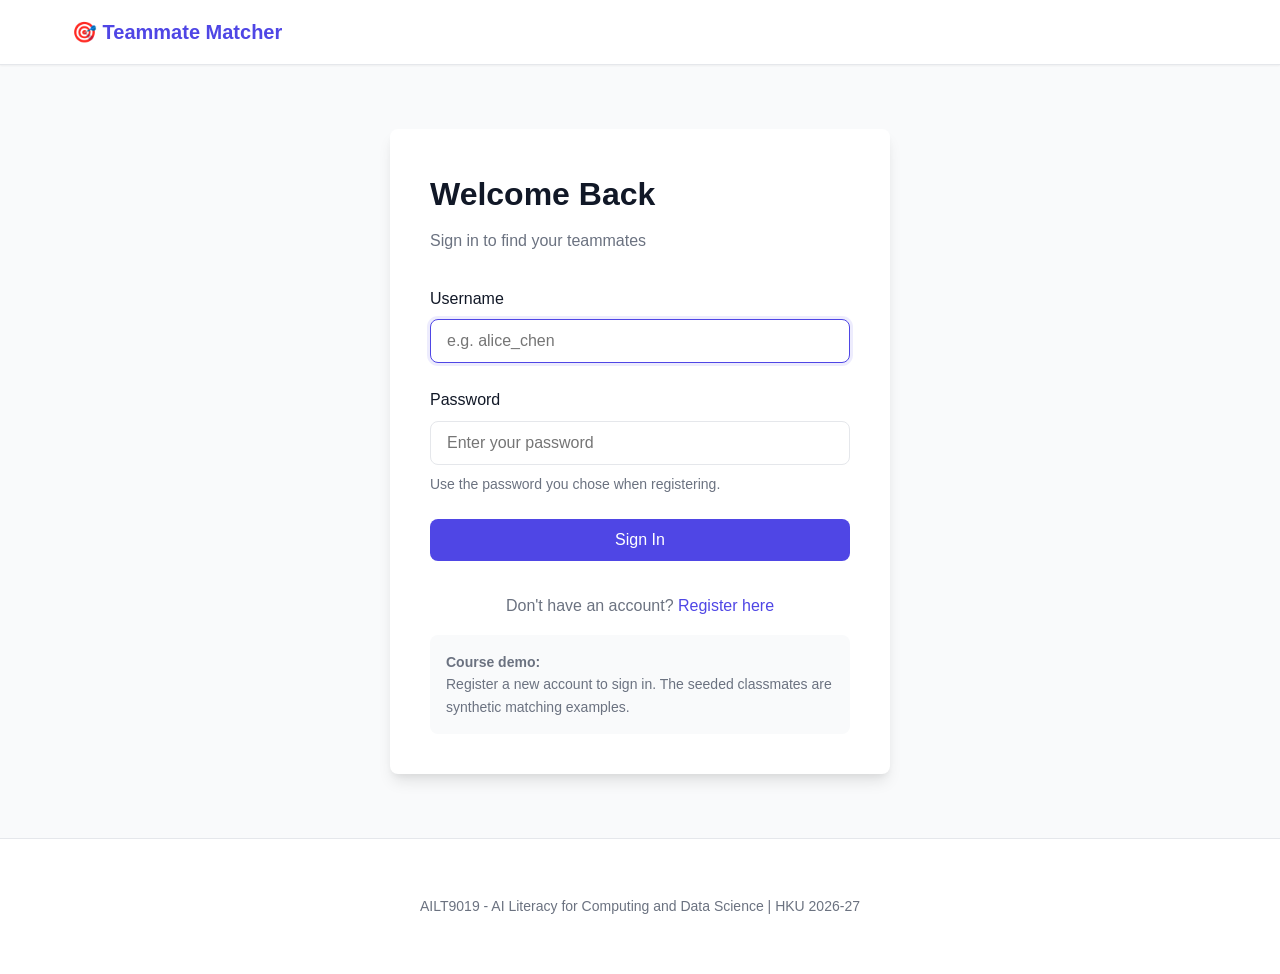
<file: ui/index.html>
<!DOCTYPE html>
<html lang="en">
<head>
    <meta charset="UTF-8">
    <meta name="viewport" content="width=device-width, initial-scale=1.0">
    <title>Login - Teammate Matcher</title>
    <link rel="stylesheet" href="css/style.css?v=7">
</head>
<body>
    <nav class="navbar">
        <div class="nav-container">
            <a href="index.html" class="nav-brand">🎯 Teammate Matcher</a>
        </div>
    </nav>

    <main class="container">
        <div id="alert-container"></div>

        <div class="auth-container">
            <div class="auth-card">
                <h1>Welcome Back</h1>
                <p class="auth-subtitle">Sign in to find your teammates</p>

                <form id="login-form" class="auth-form">
                    <div class="form-group">
                        <label for="username">Username</label>
                        <input type="text" id="username" name="username" required
                               placeholder="e.g. alice_chen" autofocus>
                    </div>

                    <div class="form-group">
                        <label for="password">Password</label>
                        <input type="password" id="password" name="password" required
                               placeholder="Enter your password">
                        <small class="form-hint">Use the password you chose when registering.</small>
                    </div>

                    <button type="submit" id="login-submit" class="btn btn-primary btn-block">
                        <span class="btn-spinner" aria-hidden="true"></span>
                        <span class="btn-label">Sign In</span>
                    </button>
                </form>

                <div id="login-loading" class="loading-overlay" role="status" aria-live="polite" hidden>
                    <div class="loading-content">
                        <div class="loading-spinner" aria-hidden="true"></div>
                        <p id="login-loading-text" class="loading-title">Signing you in...</p>
                        <p class="loading-hint">Please wait, this can take a few seconds.</p>
                    </div>
                </div>

                <div class="auth-footer">
                    <p>Don't have an account? <a href="register.html?v=6">Register here</a></p>
                    <div class="demo-accounts">
                        <strong>Course demo:</strong><br>
                        Register a new account to sign in. The seeded classmates are synthetic matching examples.
                    </div>
                </div>
            </div>
        </div>
    </main>

    <footer class="footer">
        <div class="container">
            <p>AILT9019 - AI Literacy for Computing and Data Science | HKU 2026-27</p>
        </div>
    </footer>

    <script src="js/app.js?v=7"></script>
</body>
</html>
</file>
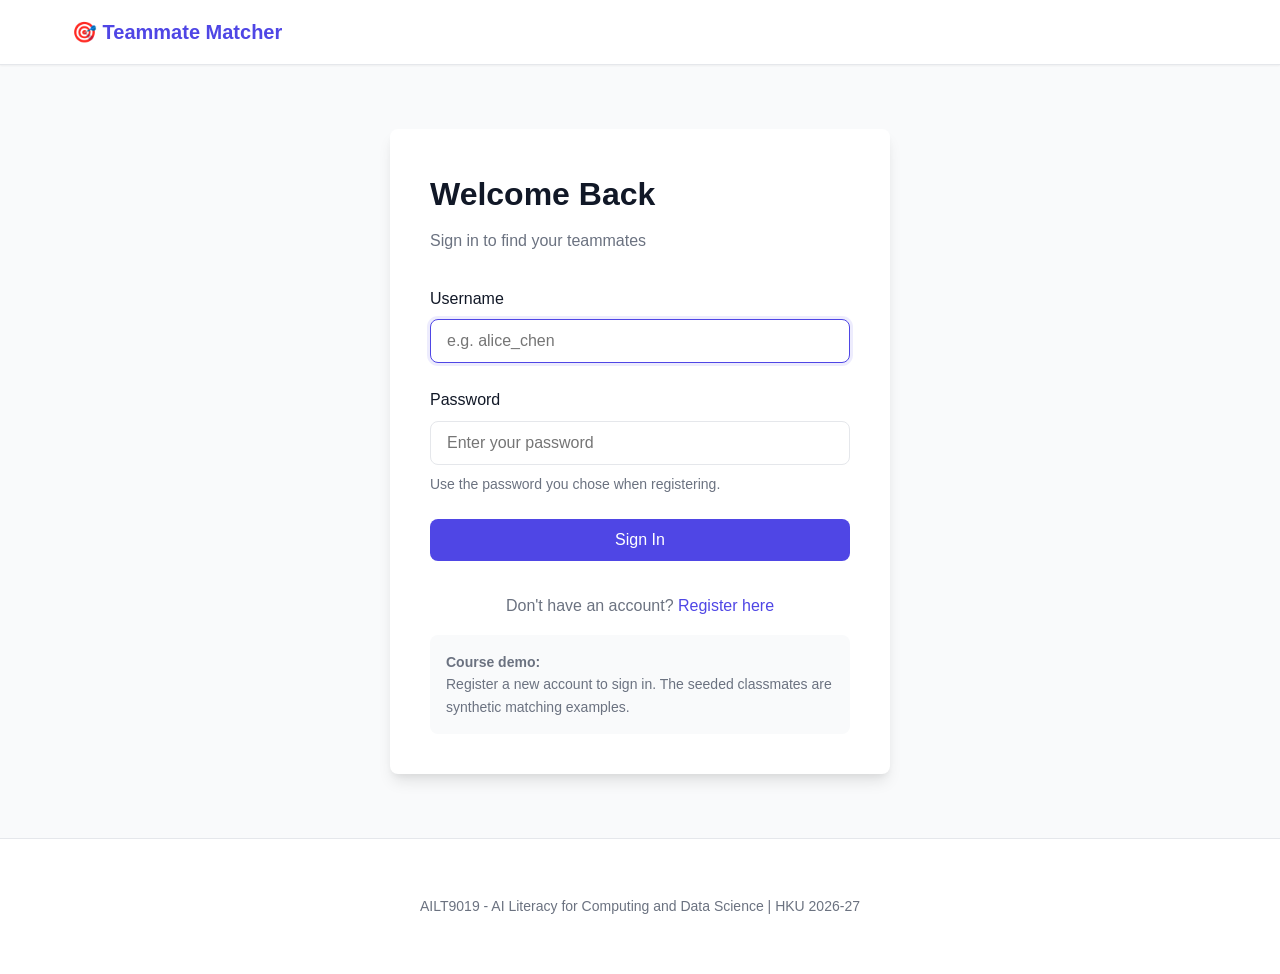
<file: ui/dashboard.html>
<!DOCTYPE html>
<html lang="en">
<head>
    <meta charset="UTF-8">
    <meta name="viewport" content="width=device-width, initial-scale=1.0">
    <title>Dashboard - Teammate Matcher</title>
    <link rel="stylesheet" href="css/style.css?v=7">
</head>
<body>
    <nav class="navbar">
        <div class="nav-container">
            <a href="dashboard.html" class="nav-brand">🎯 Teammate Matcher</a>
            <div class="nav-links" id="nav-links">
                <a href="edit-profile.html?v=4">Edit Profile</a>
                <a href="#" onclick="logout()">Logout</a>
            </div>
        </div>
    </nav>

    <main class="container">
        <div id="alert-container"></div>

        <div class="dashboard">
            <div class="dashboard-header">
                <h1>Hello, <span id="user-display-name">User</span>! 👋</h1>
                <p class="dashboard-subtitle">Build a balanced team for your next project</p>
            </div>

            <div class="dashboard-grid">
                <!-- Profile Card -->
                <div class="card profile-card">
                    <div class="card-header">
                        <h2>👤 Your Profile</h2>
                        <a href="edit-profile.html?v=4" class="btn btn-sm btn-secondary">Edit</a>
                    </div>
                    <div class="card-body">
                        <div class="profile-info">
                            <div class="info-row">
                                <span class="info-label">Username:</span>
                                <span class="info-value" id="profile-username">-</span>
                            </div>
                            <div class="info-row">
                                <span class="info-label">City:</span>
                                <span class="info-value">
                                    <span class="badge badge-city" id="profile-city">-</span>
                                </span>
                            </div>
                            <div class="info-row">
                                <span class="info-label">Role:</span>
                                <span class="info-value">
                                    <span class="badge badge-role" id="profile-role">-</span>
                                </span>
                            </div>
                            <div class="info-row">
                                <span class="info-label">Languages:</span>
                                <span class="info-value" id="profile-languages">-</span>
                            </div>
                            <div class="info-row">
                                <span class="info-label">Programme:</span>
                                <span class="info-value" id="profile-programme">-</span>
                            </div>
                            <div class="info-row">
                                <span class="info-label">Can fill:</span>
                                <span class="info-value" id="profile-roles">-</span>
                            </div>
                            <div class="info-row">
                                <span class="info-label">Skills:</span>
                                <span class="info-value" id="profile-skills">-</span>
                            </div>
                            <div class="info-row">
                                <span class="info-label">Contact:</span>
                                <span class="info-value" id="profile-contact">-</span>
                            </div>
                            <div class="info-row">
                                <span class="info-label">Status:</span>
                                <span class="info-value">
                                    <span class="badge badge-warning" id="profile-status">Looking for teammates</span>
                                </span>
                            </div>
                        </div>
                    </div>
                </div>

                <!-- Match Card -->
                <div class="card match-card">
                    <div class="card-header">
                        <h2>🎯 Find Teammates</h2>
                    </div>
                    <div class="card-body">
                        <p class="match-description">
                            The matcher finds classmates who fill the gaps in your team, then ranks the strongest top 5 by:
                        </p>
                        <ul class="match-features">
                            <li>✓ Same cohort city (HK or SH)</li>
                            <li>✓ Roles your team is missing (Frontend, Backend, Database, Agentic Development)</li>
                            <li>✓ Skills that fit you (programming, GitHub, debugging, web, AI agents)</li>
                            <li>✓ Shared languages and programme diversity</li>
                            <li>✓ Availability (not already in a team)</li>
                        </ul>
                        <div class="model-toggle">
                            <div class="model-toggle-copy">
                                <label for="use-model" class="model-toggle-title">
                                    Use AI model
                                    <span class="model-toggle-state" id="use-model-state">On</span>
                                </label>
                                <p class="model-toggle-hint" id="use-model-hint">
                                    Off uses the deterministic scorer with the same signals and no API call.
                                </p>
                            </div>
                            <label class="switch">
                                <input type="checkbox" id="use-model" checked aria-describedby="use-model-hint">
                                <span class="switch-slider" aria-hidden="true"></span>
                            </label>
                        </div>
                        <button id="match-btn" class="btn btn-primary btn-block btn-lg">
                            🔍 Run Matching Algorithm
                        </button>
                    </div>
                </div>
            </div>

            <!-- How Matching Works -->
            <div class="card how-it-works">
                <div class="card-header">
                    <h2>📋 How Matching Works</h2>
                </div>
                <div class="card-body">
                    <div class="steps">
                        <div class="step">
                            <div class="step-number">1</div>
                            <div class="step-content">
                                <h3>Hard Filter</h3>
                                <p>We remove anyone who cannot join your team: a different cohort city, classmates already in a team, and yourself.</p>
                            </div>
                        </div>
                        <div class="step">
                            <div class="step-number">2</div>
                            <div class="step-content">
                                <h3>Signal Analysis</h3>
                                <p>Each remaining classmate is scored on role gaps, complementary skills, open-role flexibility, shared languages, and programme mix.</p>
                            </div>
                        </div>
                        <div class="step">
                            <div class="step-number">3</div>
                            <div class="step-content">
                                <h3>Team Assembly</h3>
                                <p>The AI model weighs those signals to assemble a balanced top 5. With the switch off, or no API key, a deterministic scorer applies the same rubric.</p>
                            </div>
                        </div>
                    </div>
                </div>
            </div>
        </div>
    </main>

    <footer class="footer">
        <div class="container">
            <p>AILT9019 - AI Literacy for Computing and Data Science | HKU 2026-27</p>
        </div>
    </footer>

    <script src="js/app.js?v=7"></script>
</body>
</html>
</file>
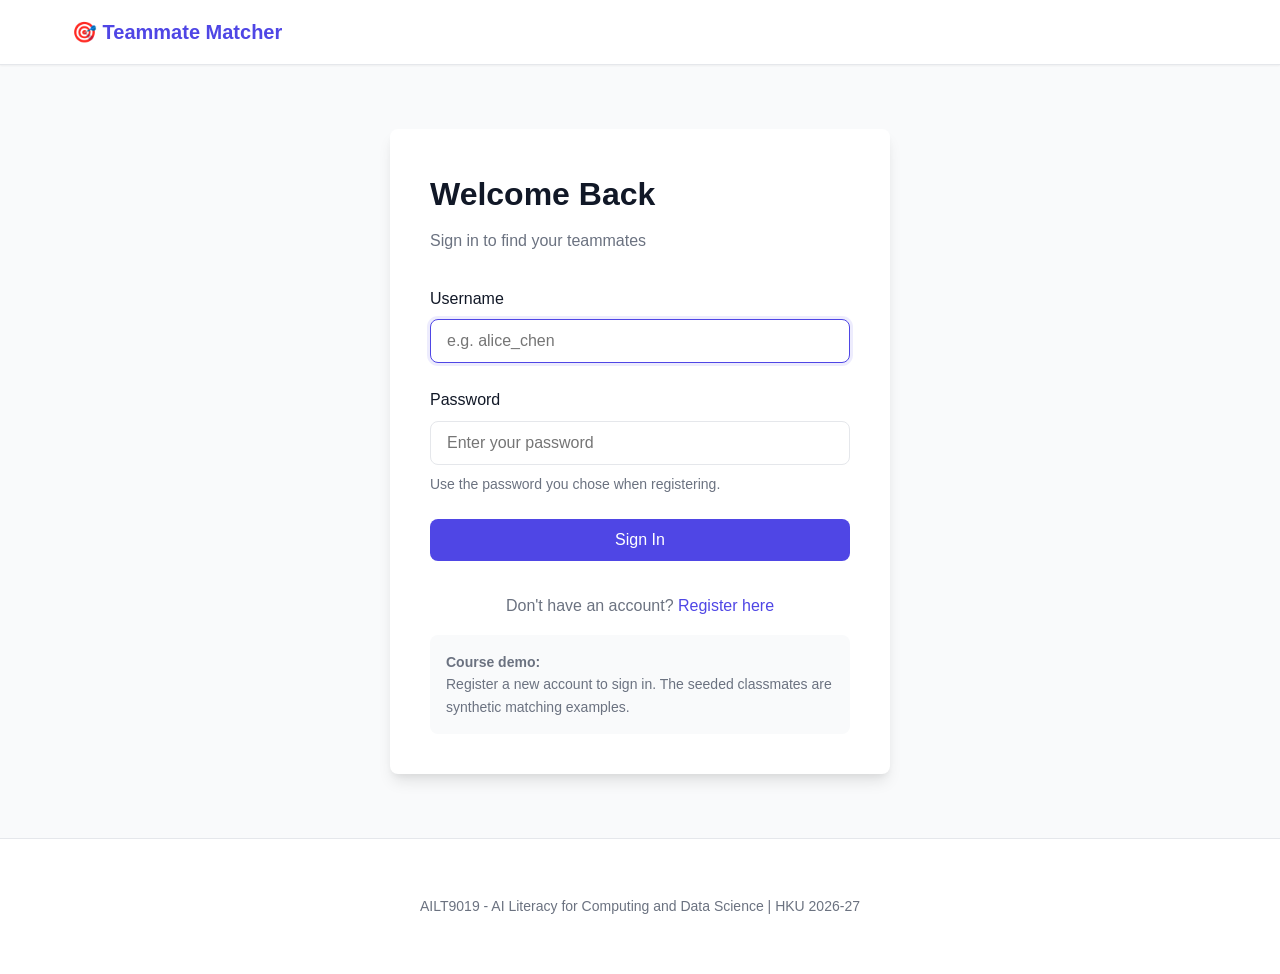
<file: ui/edit-profile.html>
<!DOCTYPE html>
<html lang="en">
<head>
    <meta charset="UTF-8">
    <meta name="viewport" content="width=device-width, initial-scale=1.0">
    <title>Edit Profile - Teammate Matcher</title>
    <link rel="stylesheet" href="css/style.css?v=7">
</head>
<body>
    <nav class="navbar">
        <div class="nav-container">
            <a href="dashboard.html" class="nav-brand">🎯 Teammate Matcher</a>
            <div class="nav-links" id="nav-links">
                <a href="dashboard.html">Dashboard</a>
                <a href="#" onclick="logout()">Logout</a>
            </div>
        </div>
    </nav>

    <main class="container">
        <div id="alert-container"></div>

        <div class="auth-container">
            <div class="auth-card">
                <h1>Edit Profile</h1>
                <p class="auth-subtitle">Update your information to improve matching</p>

                <form id="edit-profile-form" class="auth-form">
                    <div class="form-group">
                        <label for="display_name">Display Name *</label>
                        <input type="text" id="display_name" name="display_name" required>
                    </div>

                    <div class="form-group">
                        <label for="contact_info">Contact Email</label>
                        <input type="email" id="contact_info" name="contact_info"
                               placeholder="e.g. john@example.com">
                    </div>

                    <div class="form-row">
                        <div class="form-group">
                            <label for="city">Cohort City *</label>
                            <select id="city" name="city" required>
                                <option value="HK">Hong Kong (HK)</option>
                                <option value="SH">Shanghai (SH)</option>
                            </select>
                        </div>

                        <div class="form-group">
                            <label for="preferred_role">Preferred Role *</label>
                            <select id="preferred_role" name="preferred_role" required>
                                <option value="Frontend">Frontend</option>
                                <option value="Backend">Backend</option>
                                <option value="Database">Database</option>
                                <option value="Agentic Development">Agentic Development</option>
                                <option value="Other">Other</option>
                            </select>
                        </div>
                    </div>

                    <div class="form-group">
                        <span class="form-label">Languages</span>
                        <div class="checkbox-group">
                            <label class="checkbox-option"><input type="checkbox" name="languages" value="English"> English</label>
                            <label class="checkbox-option"><input type="checkbox" name="languages" value="Mandarin"> Mandarin</label>
                            <label class="checkbox-option"><input type="checkbox" name="languages" value="Cantonese"> Cantonese</label>
                        </div>
                        <small class="form-hint">Select the languages you can work in.</small>
                    </div>

                    <div class="form-group">
                        <label for="programme">Programme *</label>
                        <select id="programme" name="programme" required>
                            <option value="" selected disabled>Select your programme</option>
                            <option value="AI and Data Science">AI and Data Science</option>
                            <option value="Applied AI">Applied AI</option>
                            <option value="Computer Science">Computer Science</option>
                            <option value="Others">Others</option>
                        </select>
                    </div>

                    <div class="form-group">
                        <span class="form-label">Roles you can fill</span>
                        <div class="checkbox-group">
                            <label class="checkbox-option"><input type="checkbox" name="open_roles" value="Frontend"> Frontend</label>
                            <label class="checkbox-option"><input type="checkbox" name="open_roles" value="Backend"> Backend</label>
                            <label class="checkbox-option"><input type="checkbox" name="open_roles" value="Database"> Database</label>
                            <label class="checkbox-option"><input type="checkbox" name="open_roles" value="Agentic Development"> Agentic Development</label>
                            <label class="checkbox-option"><input type="checkbox" name="open_roles" value="Other"> Other</label>
                        </div>
                        <small class="form-hint">Tick every role you could cover; your preferred role is always included.</small>
                    </div>

                    <div class="form-group">
                        <span class="form-label">Skills</span>
                        <div class="checkbox-group">
                            <label class="checkbox-option"><input type="checkbox" name="skill" value="programming"> Programming</label>
                            <label class="checkbox-option"><input type="checkbox" name="skill" value="github"> GitHub</label>
                            <label class="checkbox-option"><input type="checkbox" name="skill" value="debugging"> Debugging</label>
                            <label class="checkbox-option"><input type="checkbox" name="skill" value="web"> Web development</label>
                            <label class="checkbox-option"><input type="checkbox" name="skill" value="ai_agent"> AI / agents</label>
                        </div>
                        <small class="form-hint">Tick the skills you have real experience with.</small>
                    </div>

                    <div class="form-group">
                        <label>
                            <input type="checkbox" id="in_team" name="in_team" value="1" disabled>
                            Already in a team (managed by the course demo data)
                        </label>
                    </div>

                    <div class="form-actions">
                        <button type="submit" class="btn btn-primary">Save Changes</button>
                        <a href="dashboard.html" class="btn btn-secondary">Cancel</a>
                    </div>
                </form>
            </div>
        </div>
    </main>

    <footer class="footer">
        <div class="container">
            <p>AILT9019 - AI Literacy for Computing and Data Science | HKU 2026-27</p>
        </div>
    </footer>

    <script src="js/app.js?v=7"></script>
</body>
</html>
</file>
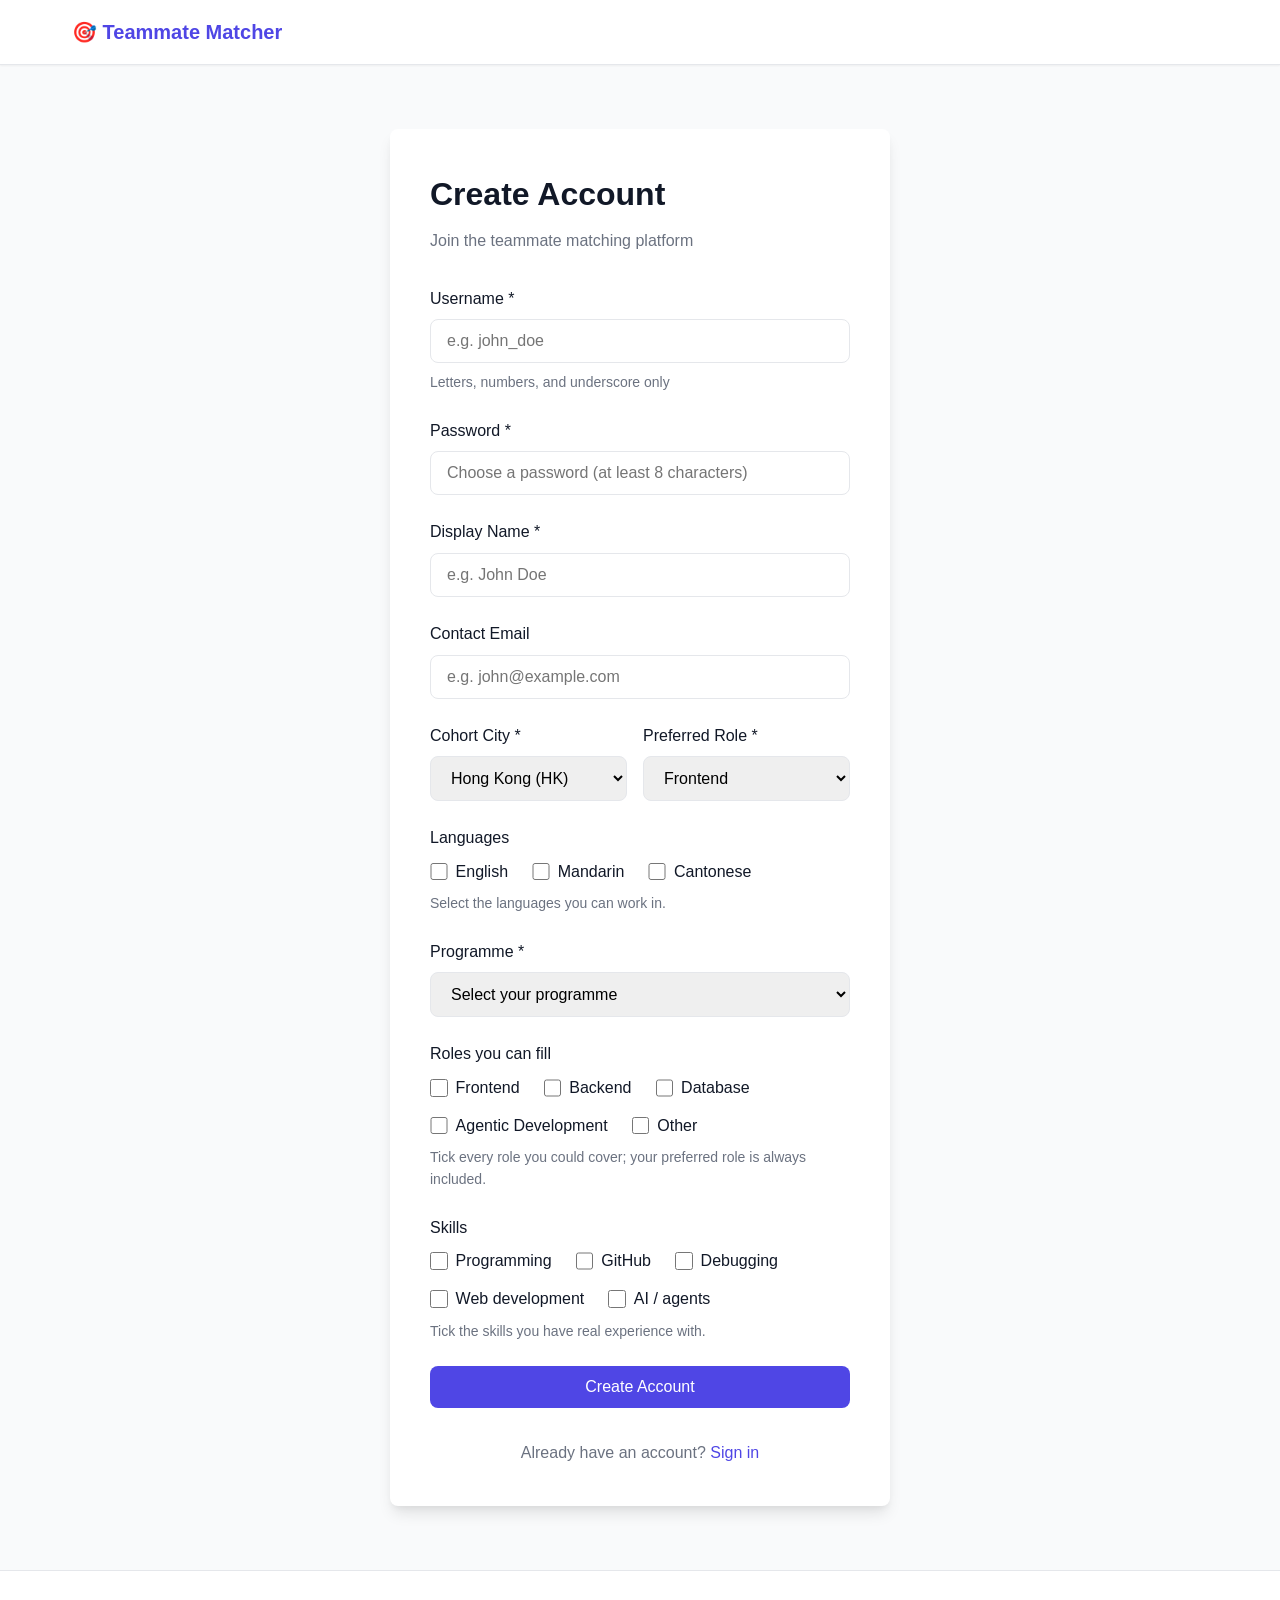
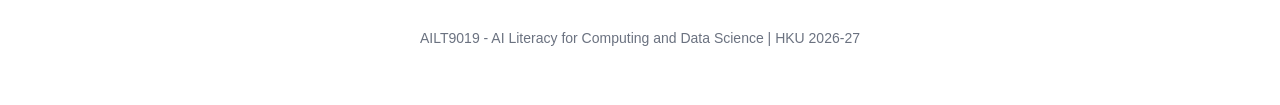
<file: ui/register.html>
<!DOCTYPE html>
<html lang="en">
<head>
    <meta charset="UTF-8">
    <meta name="viewport" content="width=device-width, initial-scale=1.0">
    <title>Register - Teammate Matcher</title>
    <link rel="stylesheet" href="css/style.css?v=7">
</head>
<body>
    <nav class="navbar">
        <div class="nav-container">
            <a href="index.html" class="nav-brand">🎯 Teammate Matcher</a>
        </div>
    </nav>

    <main class="container">
        <div id="alert-container"></div>

        <div class="auth-container">
            <div class="auth-card">
                <h1>Create Account</h1>
                <p class="auth-subtitle">Join the teammate matching platform</p>

                <form id="register-form" class="auth-form">
                    <div class="form-group">
                        <label for="username">Username *</label>
                        <input type="text" id="username" name="username" required minlength="3" maxlength="32"
                               placeholder="e.g. john_doe" pattern="[a-zA-Z0-9_]+"
                               title="Only letters, numbers, and underscore">
                        <small class="form-hint">Letters, numbers, and underscore only</small>
                    </div>

                    <div class="form-group">
                        <label for="password">Password *</label>
                        <input type="password" id="password" name="password" required minlength="8" maxlength="128"
                               placeholder="Choose a password (at least 8 characters)">
                    </div>

                    <div class="form-group">
                        <label for="display_name">Display Name *</label>
                        <input type="text" id="display_name" name="display_name" required
                               placeholder="e.g. John Doe">
                    </div>

                    <div class="form-group">
                        <label for="contact_info">Contact Email</label>
                        <input type="email" id="contact_info" name="contact_info"
                               placeholder="e.g. john@example.com">
                    </div>

                    <div class="form-row">
                        <div class="form-group">
                            <label for="city">Cohort City *</label>
                            <select id="city" name="city" required>
                                <option value="HK">Hong Kong (HK)</option>
                                <option value="SH">Shanghai (SH)</option>
                            </select>
                        </div>

                        <div class="form-group">
                            <label for="preferred_role">Preferred Role *</label>
                            <select id="preferred_role" name="preferred_role" required>
                                <option value="Frontend">Frontend</option>
                                <option value="Backend">Backend</option>
                                <option value="Database">Database</option>
                                <option value="Agentic Development">Agentic Development</option>
                                <option value="Other">Other</option>
                            </select>
                        </div>
                    </div>

                    <div class="form-group">
                        <span class="form-label">Languages</span>
                        <div class="checkbox-group">
                            <label class="checkbox-option"><input type="checkbox" name="languages" value="English"> English</label>
                            <label class="checkbox-option"><input type="checkbox" name="languages" value="Mandarin"> Mandarin</label>
                            <label class="checkbox-option"><input type="checkbox" name="languages" value="Cantonese"> Cantonese</label>
                        </div>
                        <small class="form-hint">Select the languages you can work in.</small>
                    </div>

                    <div class="form-group">
                        <label for="programme">Programme *</label>
                        <select id="programme" name="programme" required>
                            <option value="" selected disabled>Select your programme</option>
                            <option value="AI and Data Science">AI and Data Science</option>
                            <option value="Applied AI">Applied AI</option>
                            <option value="Computer Science">Computer Science</option>
                            <option value="Others">Others</option>
                        </select>
                    </div>

                    <div class="form-group">
                        <span class="form-label">Roles you can fill</span>
                        <div class="checkbox-group">
                            <label class="checkbox-option"><input type="checkbox" name="open_roles" value="Frontend"> Frontend</label>
                            <label class="checkbox-option"><input type="checkbox" name="open_roles" value="Backend"> Backend</label>
                            <label class="checkbox-option"><input type="checkbox" name="open_roles" value="Database"> Database</label>
                            <label class="checkbox-option"><input type="checkbox" name="open_roles" value="Agentic Development"> Agentic Development</label>
                            <label class="checkbox-option"><input type="checkbox" name="open_roles" value="Other"> Other</label>
                        </div>
                        <small class="form-hint">Tick every role you could cover; your preferred role is always included.</small>
                    </div>

                    <div class="form-group">
                        <span class="form-label">Skills</span>
                        <div class="checkbox-group">
                            <label class="checkbox-option"><input type="checkbox" name="skill" value="programming"> Programming</label>
                            <label class="checkbox-option"><input type="checkbox" name="skill" value="github"> GitHub</label>
                            <label class="checkbox-option"><input type="checkbox" name="skill" value="debugging"> Debugging</label>
                            <label class="checkbox-option"><input type="checkbox" name="skill" value="web"> Web development</label>
                            <label class="checkbox-option"><input type="checkbox" name="skill" value="ai_agent"> AI / agents</label>
                        </div>
                        <small class="form-hint">Tick the skills you have real experience with.</small>
                    </div>

                    <button type="submit" id="register-submit" class="btn btn-primary btn-block">
                        <span class="btn-spinner" aria-hidden="true"></span>
                        <span class="btn-label">Create Account</span>
                    </button>
                </form>

                <div id="register-loading" class="loading-overlay" role="status" aria-live="polite" hidden>
                    <div class="loading-content">
                        <div class="loading-spinner" aria-hidden="true"></div>
                        <p id="register-loading-text" class="loading-title">Creating your account...</p>
                        <p class="loading-hint">Please wait, this can take a few seconds.</p>
                    </div>
                </div>

                <div class="auth-footer">
                    <p>Already have an account? <a href="index.html">Sign in</a></p>
                </div>
            </div>
        </div>
    </main>

    <footer class="footer">
        <div class="container">
            <p>AILT9019 - AI Literacy for Computing and Data Science | HKU 2026-27</p>
        </div>
    </footer>

    <script src="js/app.js?v=7"></script>
</body>
</html>
</file>
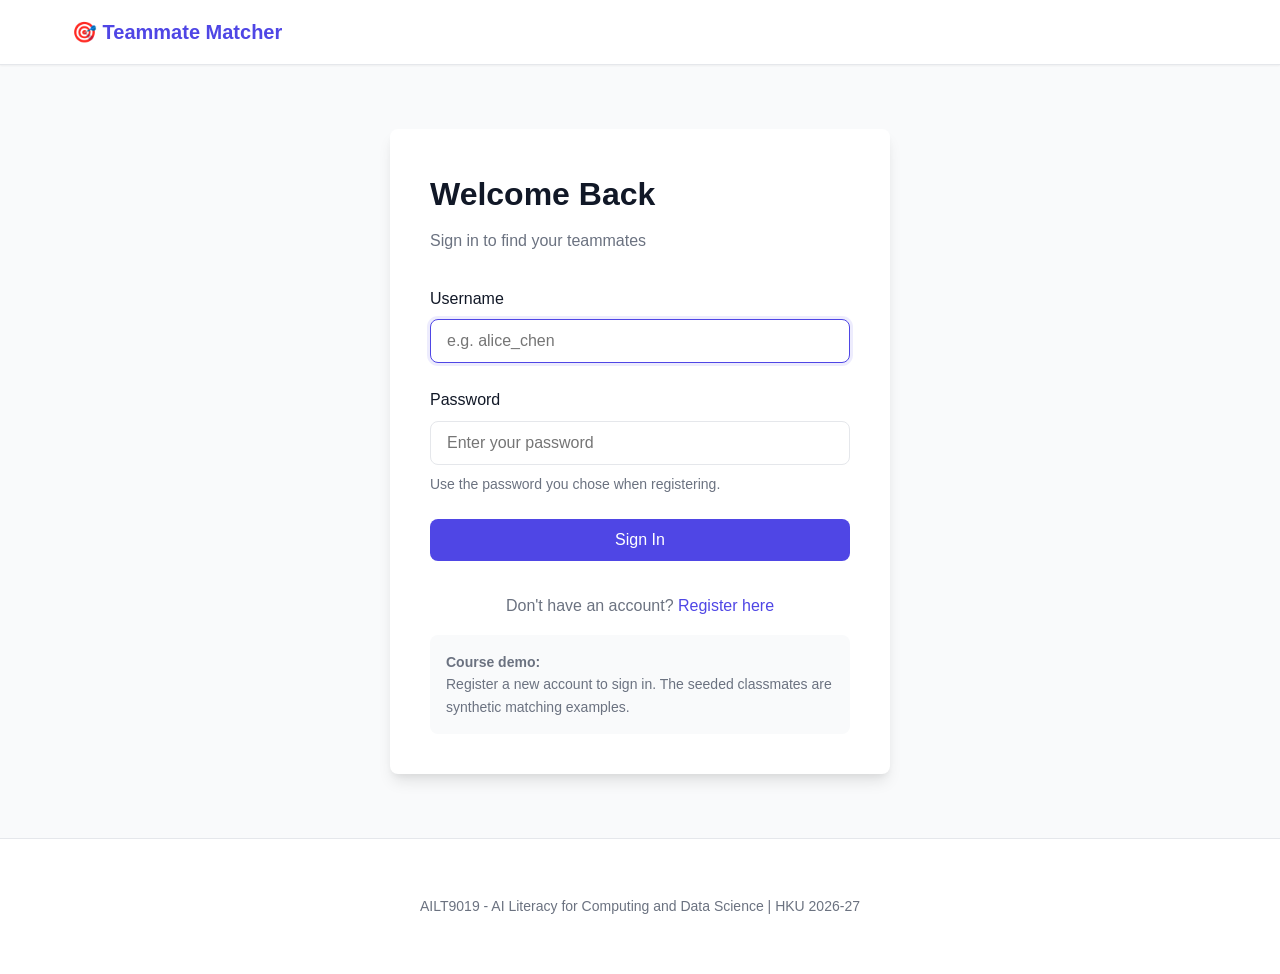
<file: ui/results.html>
<!DOCTYPE html>
<html lang="en">
<head>
    <meta charset="UTF-8">
    <meta name="viewport" content="width=device-width, initial-scale=1.0">
    <title>Match Results - Teammate Matcher</title>
    <link rel="stylesheet" href="css/style.css?v=7">
</head>
<body>
    <nav class="navbar">
        <div class="nav-container">
            <a href="dashboard.html" class="nav-brand">🎯 Teammate Matcher</a>
            <div class="nav-links" id="nav-links">
                <a href="dashboard.html">Dashboard</a>
                <a href="edit-profile.html?v=4">Edit Profile</a>
                <a href="#" onclick="logout()">Logout</a>
            </div>
        </div>
    </nav>

    <main class="container">
        <div id="alert-container"></div>

        <div class="results-page">
            <div class="results-header">
                <h1>🎉 Your Recommended Teammates</h1>
                <p class="results-subtitle">
                    Matched for <strong id="user-name">-</strong>
                    (<span id="user-city">-</span>, <span id="user-role">-</span>)
                </p>
            </div>

            <!-- Stats Summary -->
            <div class="stats-bar">
                <div class="stat">
                    <div class="stat-value" id="stat-total">0</div>
                    <div class="stat-label">Total Pool</div>
                </div>
                <div class="stat">
                    <div class="stat-value" id="stat-eligible">0</div>
                    <div class="stat-label">Eligible</div>
                </div>
                <div class="stat">
                    <div class="stat-value" id="stat-filtered">0</div>
                    <div class="stat-label">Filtered Out</div>
                </div>
                <div class="stat">
                    <div class="stat-value" id="stat-recommended">0</div>
                    <div class="stat-label">Recommended</div>
                </div>
            </div>

            <!-- Filter Summary -->
            <div class="card filter-summary">
                <div class="card-header">
                    <h2>🔍 Filter Summary</h2>
                </div>
                <div class="card-body">
                    <div class="filter-tags" id="filter-tags">
                        <!-- Filter tags will be populated by JavaScript -->
                    </div>
                </div>
            </div>

            <!-- Match Results -->
            <div class="picks-section">
                <div class="section-header">
                    <h2>⭐ Top Recommendations</h2>
                    <span class="source-badge" title="AI Model">
                        🤖 AI Model
                    </span>
                </div>

                <div class="picks-grid" id="picks-grid">
                    <!-- Picks will be populated by JavaScript -->
                </div>
            </div>

            <!-- Action Buttons -->
            <div class="results-actions">
                <a href="dashboard.html" class="btn btn-secondary">← Back to Dashboard</a>
                <button data-match-trigger onclick="runMatching()" class="btn btn-primary">🔄 Run Again</button>
            </div>
        </div>
    </main>

    <footer class="footer">
        <div class="container">
            <p>AILT9019 - AI Literacy for Computing and Data Science | HKU 2026-27</p>
        </div>
    </footer>

    <script src="js/app.js?v=7"></script>
</body>
</html>
</file>
<file: ui/css/style.css>
/* AILT9019 Teammate Matcher - UI Styles */

:root {
    --primary-color: #4f46e5;
    --primary-hover: #4338ca;
    --secondary-color: #6b7280;
    --success-color: #10b981;
    --warning-color: #f59e0b;
    --error-color: #ef4444;
    --bg-color: #f9fafb;
    --card-bg: #ffffff;
    --text-color: #111827;
    --text-muted: #6b7280;
    --border-color: #e5e7eb;
    --border-radius: 8px;
    --shadow-sm: 0 1px 2px 0 rgba(0, 0, 0, 0.05);
    --shadow: 0 1px 3px 0 rgba(0, 0, 0, 0.1), 0 1px 2px 0 rgba(0, 0, 0, 0.06);
    --shadow-md: 0 4px 6px -1px rgba(0, 0, 0, 0.1), 0 2px 4px -1px rgba(0, 0, 0, 0.06);
    --shadow-lg: 0 10px 15px -3px rgba(0, 0, 0, 0.1), 0 4px 6px -2px rgba(0, 0, 0, 0.05);
}

* {
    margin: 0;
    padding: 0;
    box-sizing: border-box;
}

body {
    font-family: -apple-system, BlinkMacSystemFont, 'Segoe UI', Roboto, 'Helvetica Neue', Arial, sans-serif;
    background-color: var(--bg-color);
    color: var(--text-color);
    line-height: 1.6;
    min-height: 100vh;
    display: flex;
    flex-direction: column;
}

/* Navbar */
.navbar {
    background: var(--card-bg);
    border-bottom: 1px solid var(--border-color);
    box-shadow: var(--shadow-sm);
    position: sticky;
    top: 0;
    z-index: 100;
}

.nav-container {
    max-width: 1200px;
    margin: 0 auto;
    padding: 1rem 2rem;
    display: flex;
    justify-content: space-between;
    align-items: center;
}

.nav-brand {
    font-size: 1.25rem;
    font-weight: 700;
    color: var(--primary-color);
    text-decoration: none;
}

.nav-links {
    display: flex;
    gap: 1.5rem;
}

.nav-links a {
    color: var(--text-color);
    text-decoration: none;
    font-weight: 500;
    transition: color 0.2s;
}

.nav-links a:hover {
    color: var(--primary-color);
}

/* Container */
.container {
    max-width: 1200px;
    margin: 0 auto;
    padding: 2rem;
    flex: 1;
}

/* Alerts */
.alert {
    padding: 1rem 1.5rem;
    border-radius: var(--border-radius);
    margin-bottom: 1.5rem;
    border-left: 4px solid;
}

.alert-success {
    background-color: #d1fae5;
    border-color: var(--success-color);
    color: #065f46;
}

.alert-error {
    background-color: #fee2e2;
    border-color: var(--error-color);
    color: #991b1b;
}

.alert-warning {
    background-color: #fef3c7;
    border-color: var(--warning-color);
    color: #92400e;
}

.alert-info {
    background-color: #dbeafe;
    border-color: #3b82f6;
    color: #1e40af;
}

/* Auth Pages */
.auth-container {
    display: flex;
    justify-content: center;
    align-items: center;
    min-height: calc(100vh - 200px);
    padding: 2rem;
}

.auth-card {
    background: var(--card-bg);
    border-radius: var(--border-radius);
    box-shadow: var(--shadow-lg);
    padding: 2.5rem;
    max-width: 500px;
    width: 100%;
    position: relative;
    overflow: hidden;
}

.auth-card h1 {
    font-size: 2rem;
    margin-bottom: 0.5rem;
    color: var(--text-color);
}

.auth-subtitle {
    color: var(--text-muted);
    margin-bottom: 2rem;
}

.auth-form {
    display: flex;
    flex-direction: column;
    gap: 1.5rem;
}

.form-group {
    display: flex;
    flex-direction: column;
    gap: 0.5rem;
}

.form-group label {
    font-weight: 500;
    color: var(--text-color);
}

.form-group input,
.form-group select {
    padding: 0.75rem 1rem;
    border: 1px solid var(--border-color);
    border-radius: var(--border-radius);
    font-size: 1rem;
    transition: border-color 0.2s;
}

.form-group input:focus,
.form-group select:focus {
    outline: none;
    border-color: var(--primary-color);
    box-shadow: 0 0 0 3px rgba(79, 70, 229, 0.1);
}

.form-hint {
    color: var(--text-muted);
    font-size: 0.875rem;
}

.form-label {
    font-weight: 500;
    color: var(--text-color);
}

.checkbox-group {
    display: flex;
    flex-wrap: wrap;
    gap: 0.75rem 1.5rem;
}

.checkbox-option {
    display: inline-flex;
    align-items: center;
    gap: 0.5rem;
    font-weight: 400;
    cursor: pointer;
}

.checkbox-option input[type="checkbox"] {
    width: 1.1rem;
    height: 1.1rem;
    padding: 0;
    margin: 0;
    accent-color: var(--primary-color);
    cursor: pointer;
}

.form-row {
    display: grid;
    grid-template-columns: 1fr 1fr;
    gap: 1rem;
}

.form-actions {
    display: flex;
    gap: 1rem;
    margin-top: 1rem;
}

.auth-footer {
    margin-top: 2rem;
    text-align: center;
    color: var(--text-muted);
}

.auth-footer a {
    color: var(--primary-color);
    text-decoration: none;
    font-weight: 500;
}

.auth-footer a:hover {
    text-decoration: underline;
}

.demo-accounts {
    margin-top: 1rem;
    padding: 1rem;
    background: var(--bg-color);
    border-radius: var(--border-radius);
    font-size: 0.875rem;
    text-align: left;
}

/* Buttons */
.btn {
    display: inline-block;
    padding: 0.75rem 1.5rem;
    border: none;
    border-radius: var(--border-radius);
    font-size: 1rem;
    font-weight: 500;
    text-decoration: none;
    cursor: pointer;
    transition: all 0.2s;
    text-align: center;
}

.btn-primary {
    background-color: var(--primary-color);
    color: white;
}

.btn-primary:hover {
    background-color: var(--primary-hover);
    box-shadow: var(--shadow-md);
}

.btn-secondary {
    background-color: var(--secondary-color);
    color: white;
}

.btn-secondary:hover {
    background-color: #4b5563;
}

.btn-sm {
    padding: 0.5rem 1rem;
    font-size: 0.875rem;
}

.btn-lg {
    padding: 1rem 2rem;
    font-size: 1.125rem;
}

.btn-block {
    display: block;
    width: 100%;
}

.btn:disabled {
    opacity: 0.65;
    cursor: not-allowed;
    box-shadow: none;
}

/* Auth form loading state */
#register-submit,
#login-submit {
    display: flex;
    align-items: center;
    justify-content: center;
    gap: 0.6rem;
}

.btn-spinner {
    display: none;
    width: 1.1rem;
    height: 1.1rem;
    border: 2px solid rgba(255, 255, 255, 0.35);
    border-top-color: #ffffff;
    border-radius: 50%;
    animation: spin 0.8s linear infinite;
}

#register-submit.is-loading .btn-spinner,
#login-submit.is-loading .btn-spinner {
    display: block;
}

.loading-overlay {
    position: absolute;
    inset: 0;
    z-index: 20;
    display: flex;
    align-items: center;
    justify-content: center;
    padding: 2rem;
    background: rgba(255, 255, 255, 0.94);
    -webkit-backdrop-filter: blur(3px);
    backdrop-filter: blur(3px);
}

.loading-overlay[hidden] {
    display: none;
}

.loading-content {
    display: flex;
    flex-direction: column;
    align-items: center;
    gap: 0.85rem;
    text-align: center;
}

.loading-spinner {
    width: 3.25rem;
    height: 3.25rem;
    border: 5px solid #e0e7ff;
    border-top-color: var(--primary-color);
    border-radius: 50%;
    animation: spin 0.9s linear infinite;
}

.loading-title {
    font-weight: 600;
    color: var(--text-color);
}

.loading-hint {
    font-size: 0.9rem;
    color: var(--text-muted);
}

@keyframes spin {
    to {
        transform: rotate(360deg);
    }
}

@media (prefers-reduced-motion: reduce) {
    .loading-spinner,
    .btn-spinner {
        animation-duration: 2s;
    }
}

/* Dashboard */
.dashboard {
    display: flex;
    flex-direction: column;
    gap: 2rem;
}

.dashboard-header {
    text-align: center;
    margin-bottom: 1rem;
}

.dashboard-header h1 {
    font-size: 2.5rem;
    margin-bottom: 0.5rem;
}

.dashboard-subtitle {
    color: var(--text-muted);
    font-size: 1.125rem;
}

.dashboard-grid {
    display: grid;
    grid-template-columns: repeat(auto-fit, minmax(400px, 1fr));
    gap: 2rem;
}

/* Cards */
.card {
    background: var(--card-bg);
    border-radius: var(--border-radius);
    box-shadow: var(--shadow);
    overflow: hidden;
}

.card-header {
    padding: 1.5rem;
    border-bottom: 1px solid var(--border-color);
    display: flex;
    justify-content: space-between;
    align-items: center;
}

.card-header h2 {
    font-size: 1.25rem;
}

.card-body {
    padding: 1.5rem;
}

/* Profile Card */
.profile-info {
    display: flex;
    flex-direction: column;
    gap: 1rem;
}

.info-row {
    display: flex;
    justify-content: space-between;
    align-items: center;
    padding: 0.75rem 0;
    border-bottom: 1px solid var(--border-color);
}

.info-row:last-child {
    border-bottom: none;
}

.info-label {
    font-weight: 500;
    color: var(--text-muted);
}

.info-value {
    font-weight: 600;
}

/* Badges */
.badge {
    display: inline-block;
    padding: 0.25rem 0.75rem;
    border-radius: 12px;
    font-size: 0.875rem;
    font-weight: 500;
}

.badge-city {
    background-color: #dbeafe;
    color: #1e40af;
}

.badge-role {
    background-color: #e0e7ff;
    color: #3730a3;
}

.badge-success {
    background-color: #d1fae5;
    color: #065f46;
}

.badge-warning {
    background-color: #fef3c7;
    color: #92400e;
}

/* Match Card */
.match-description {
    color: var(--text-muted);
    margin-bottom: 1rem;
}

.match-features {
    list-style: none;
    margin-bottom: 1.5rem;
}

.match-features li {
    padding: 0.5rem 0;
    color: var(--text-color);
}

/* Model toggle */
.model-toggle {
    display: flex; align-items: center; justify-content: space-between;
    gap: 1rem; padding: 0.85rem 1rem; margin-bottom: 1rem;
    background: var(--bg-color); border: 1px solid var(--border-color);
    border-radius: var(--border-radius);
}
.model-toggle-copy { min-width: 0; }
.model-toggle-title {
    display: flex; align-items: center; gap: 0.5rem;
    font-weight: 600; cursor: pointer;
}
.model-toggle-state {
    padding: 0.05rem 0.45rem; font-size: 0.75rem; font-weight: 600;
    color: var(--primary-color); background: rgba(79, 70, 229, 0.12);
    border-radius: 999px;
}
.model-toggle-state.is-off {
    color: var(--text-muted); background: rgba(107, 114, 128, 0.15);
}
.model-toggle-hint {
    margin-top: 0.2rem; font-size: 0.85rem; color: var(--text-muted);
}

/* On/off switch */
.switch {
    position: relative; flex: 0 0 auto;
    width: 46px; height: 26px; cursor: pointer;
}
.switch input {
    position: absolute; inset: 0; width: 100%; height: 100%;
    margin: 0; opacity: 0; cursor: pointer;
}
.switch-slider {
    position: absolute; inset: 0;
    background: #cbd5e1; border-radius: 999px;
    transition: background 0.2s ease;
}
.switch-slider::before {
    content: ""; position: absolute; top: 3px; left: 3px;
    width: 20px; height: 20px; background: #ffffff;
    border-radius: 50%; box-shadow: 0 1px 3px rgba(0, 0, 0, 0.3);
    transition: transform 0.2s ease;
}
.switch input:checked + .switch-slider { background: var(--primary-color); }
.switch input:checked + .switch-slider::before { transform: translateX(20px); }
.switch input:focus-visible + .switch-slider {
    outline: 2px solid var(--primary-color); outline-offset: 2px;
}

/* How It Works */
.how-it-works {
    margin-top: 1rem;
}

.steps {
    display: flex;
    flex-direction: column;
    gap: 1.5rem;
}

.step {
    display: flex;
    gap: 1.5rem;
    align-items: flex-start;
}

.step-number {
    width: 40px;
    height: 40px;
    border-radius: 50%;
    background-color: var(--primary-color);
    color: white;
    display: flex;
    align-items: center;
    justify-content: center;
    font-weight: 700;
    flex-shrink: 0;
}

.step-content h3 {
    margin-bottom: 0.5rem;
}

.step-content p {
    color: var(--text-muted);
}

/* Results Page */
.results-page {
    display: flex;
    flex-direction: column;
    gap: 2rem;
}

.results-header {
    text-align: center;
}

.results-header h1 {
    font-size: 2.5rem;
    margin-bottom: 0.5rem;
}

.results-subtitle {
    color: var(--text-muted);
    font-size: 1.125rem;
}

/* Stats Bar */
.stats-bar {
    display: grid;
    grid-template-columns: repeat(auto-fit, minmax(150px, 1fr));
    gap: 1rem;
    background: var(--card-bg);
    padding: 1.5rem;
    border-radius: var(--border-radius);
    box-shadow: var(--shadow);
}

.stat {
    text-align: center;
}

.stat-value {
    font-size: 2rem;
    font-weight: 700;
    color: var(--primary-color);
}

.stat-label {
    color: var(--text-muted);
    font-size: 0.875rem;
    margin-top: 0.25rem;
}

/* Filter Summary */
.filter-summary {
    margin-top: 1rem;
}

.filter-tags {
    display: flex;
    flex-wrap: wrap;
    gap: 0.5rem;
}

.filter-tag {
    padding: 0.5rem 1rem;
    background-color: var(--bg-color);
    border-radius: var(--border-radius);
    font-size: 0.875rem;
    color: var(--text-muted);
}

/* Picks Section */
.picks-section {
    display: flex;
    flex-direction: column;
    gap: 1.5rem;
}

.section-header {
    display: flex;
    justify-content: space-between;
    align-items: center;
}

.section-header h2 {
    font-size: 1.5rem;
}

.source-badge {
    padding: 0.5rem 1rem;
    background-color: var(--bg-color);
    border-radius: var(--border-radius);
    font-size: 0.875rem;
    color: var(--text-muted);
}

.picks-grid {
    display: grid;
    grid-template-columns: repeat(auto-fill, minmax(350px, 1fr));
    gap: 1.5rem;
}

.pick-card {
    background: var(--card-bg);
    border-radius: var(--border-radius);
    box-shadow: var(--shadow);
    display: flex;
    overflow: hidden;
    transition: transform 0.2s, box-shadow 0.2s;
}

.pick-card:hover {
    transform: translateY(-2px);
    box-shadow: var(--shadow-md);
}

.pick-rank {
    background: linear-gradient(135deg, var(--primary-color), var(--primary-hover));
    color: white;
    padding: 1.5rem 1rem;
    font-size: 1.5rem;
    font-weight: 700;
    display: flex;
    align-items: center;
    justify-content: center;
    min-width: 60px;
}

.pick-content {
    padding: 1.5rem;
    flex: 1;
}

.pick-header {
    display: flex;
    justify-content: space-between;
    align-items: center;
    margin-bottom: 1rem;
}

.pick-header h3 {
    font-size: 1.25rem;
}

.pick-details {
    display: flex;
    flex-direction: column;
    gap: 0.5rem;
    margin-bottom: 1rem;
}

.detail-item {
    display: flex;
    align-items: center;
    gap: 0.5rem;
    color: var(--text-muted);
    font-size: 0.875rem;
}

.detail-icon {
    font-size: 1rem;
}

.complement-badge {
    padding: 0.25rem 0.5rem;
    background-color: #d1fae5;
    color: #065f46;
    border-radius: 4px;
    font-size: 0.75rem;
    font-weight: 500;
}

.pick-reason {
    padding: 1rem;
    background-color: var(--bg-color);
    border-radius: var(--border-radius);
    margin-bottom: 1rem;
    font-size: 0.875rem;
    line-height: 1.5;
}

.pick-actions {
    display: flex;
    gap: 0.5rem;
}

/* No Results */
.no-results {
    text-align: center;
}

.no-results h3 {
    margin-bottom: 1rem;
}

.no-results ul {
    list-style: none;
    margin-top: 1rem;
}

.no-results li {
    padding: 0.5rem 0;
    color: var(--text-muted);
}

/* Results Actions */
.results-actions {
    display: flex;
    justify-content: center;
    gap: 1rem;
    margin-top: 2rem;
}

/* Footer */
.footer {
    background: var(--card-bg);
    border-top: 1px solid var(--border-color);
    padding: 1.5rem 0;
    margin-top: auto;
    text-align: center;
    color: var(--text-muted);
    font-size: 0.875rem;
}

/* Responsive */
@media (max-width: 768px) {
    .container {
        padding: 1rem;
    }

    .dashboard-grid {
        grid-template-columns: 1fr;
    }

    .form-row {
        grid-template-columns: 1fr;
    }

    .picks-grid {
        grid-template-columns: 1fr;
    }

    .stats-bar {
        grid-template-columns: repeat(2, 1fr);
    }

    .nav-container {
        flex-direction: column;
        gap: 1rem;
    }

    .nav-links {
        flex-direction: column;
        gap: 0.5rem;
    }
}
</file>
